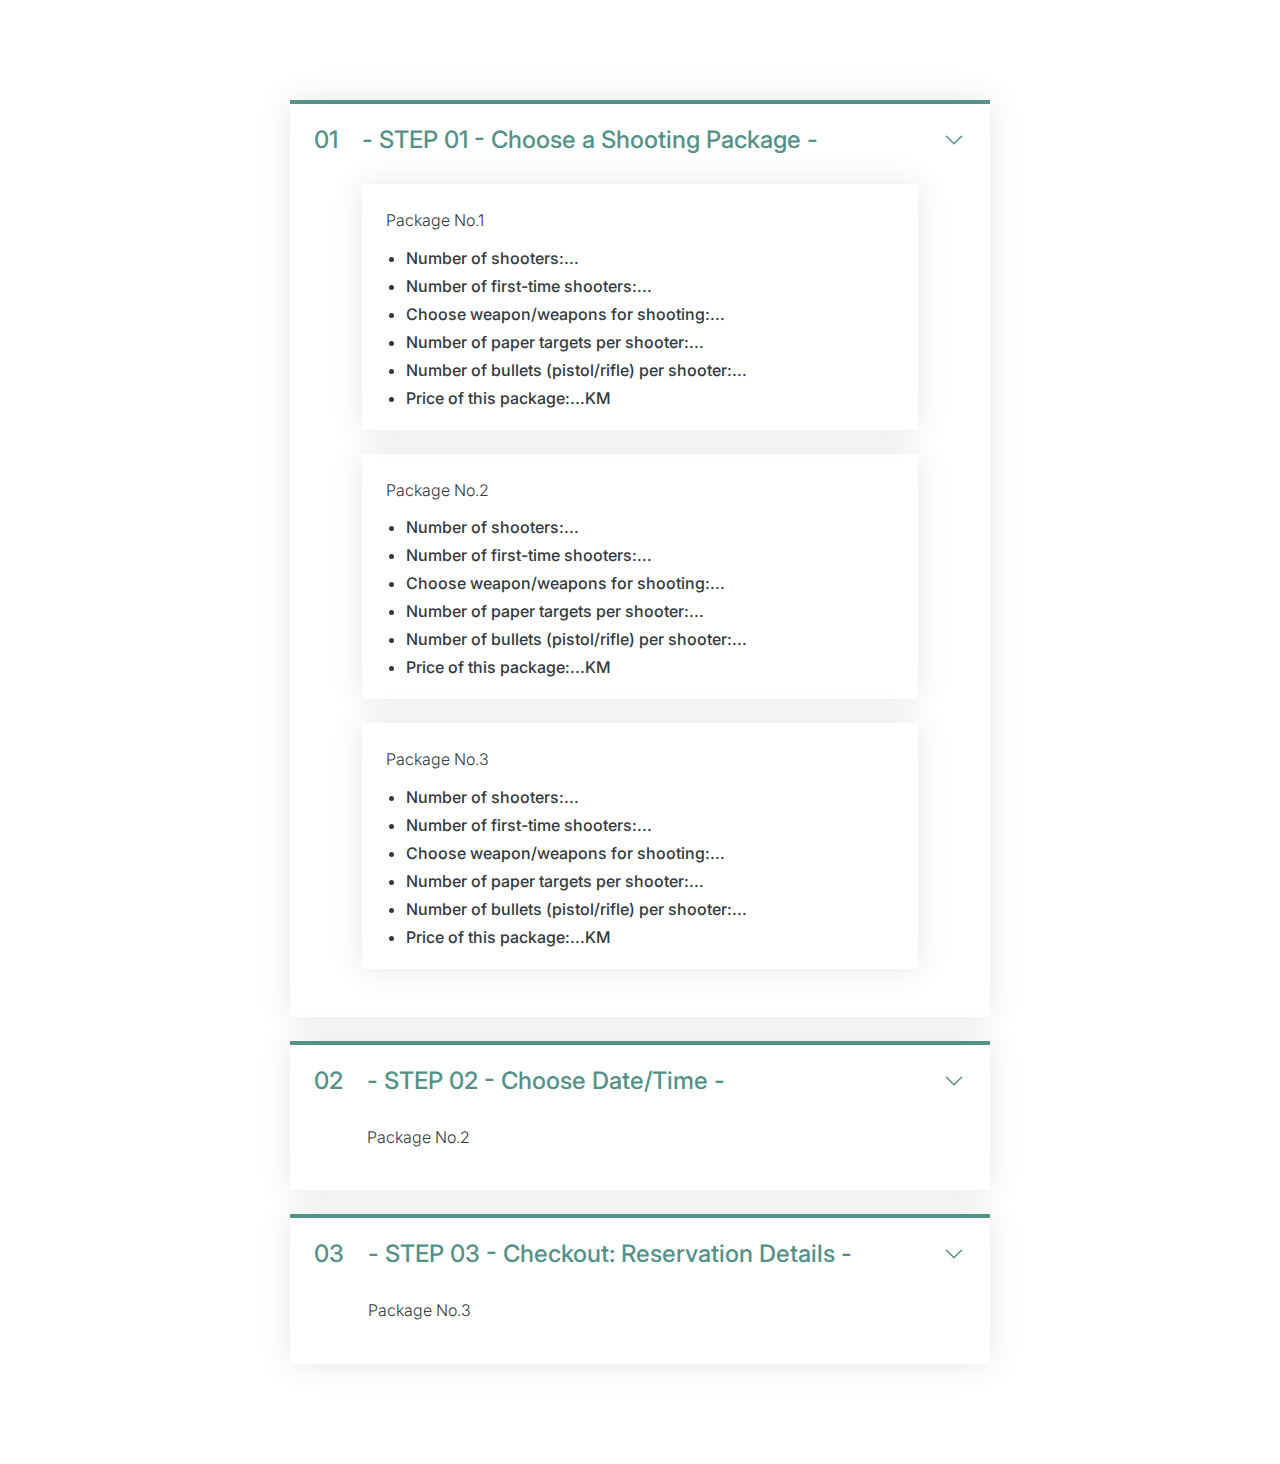
<file: Components/01-accordion.html>
<!DOCTYPE html>
<html lang="en">
  <head>
    <meta charset="UTF-8" />
    <meta http-equiv="X-UA-Compatible" content="IE=edge" />
    <meta name="viewport" content="width=device-width, initial-scale=1.0" />
    <title>Accordion Component</title>
    <link
      rel="stylesheet"
      href="https://fonts.googleapis.com/css2?family=Inter:wght@400;500;700&display=swap"
    />

    <style>
      /*
          SPACING SYSTEM (px)
          2 / 4 / 8 / 12 / 16 / 24 / 32 / 48 / 64 / 80 / 96 / 128
          FONT SIZE SYSTEM (px)
          10 / 12 / 14 / 16 / 18 / 20 / 24 / 30 / 36 / 44 / 52 / 62 / 74 / 86 / 98
          */
      /*
          MAIN COLOR: #087f5b;
          GREY COLOR: #343a40;
          */

      * {
        margin: 0;
        padding: 0;
        box-sizing: border-box;
      }

      body {
        font-family: "Inter", sans-serif;
        color: #343a40;
        line-height: 1;
      }

      .accordion {
        width: 700px;
        margin: 100px auto;

        display: flex;
        flex-direction: column;
        gap: 24px;
      }

      .item {
        box-shadow: 0 0 32px rgba(0, 0, 0, 0.1);
        padding: 24px;

        display: grid;
        grid-template-columns: auto 1fr auto;
        column-gap: 24px;
        row-gap: 32px;
        align-items: center;
      }

      .hidden-box {
        grid-column: 2;
        display: none;
      }

      .package-one,
      .package-two,
      .package-three {
        box-shadow: 0 0 32px rgba(0, 0, 0, 0.1);
        padding: 24px;
        margin-bottom: 24px;
        font-weight: 500;
      }
      .package-one,
      .package-two,
      .package-three:hover {
        cursor: pointer;
      }

      .number,
      .text {
        font-size: 24px;
        font-weight: 500;
        /* color: #549288; */
      }

      .number{
        color: #868e96;
      }

      .icon {
        width: 24px;
        height: 24px;
        stroke-width: 1.5;
        stroke: #549288;
      }

      .hidden-box p {
        font-weight: 300;
        line-height: 1.6;
        margin-bottom: 16px;
      }

      .hidden-box ul {
        margin-left: 20px;

        display: flex;
        flex-direction: column;
        gap: 12px;
        /* align-items: center; */
      }

      /* .hidden-box li {
        margin-bottom: 12px;
      } */

      .open{
        border-top: 4px solid #549288;
      }

      .open .hidden-box{
        display: block;
      }

      .open .number, .open .text{
        color: #549288;
      }

    </style>
  </head>
  <body>
    <div class="accordion">
      <div class="item open">
        <p class="number">01</p>
        <p class="text">- STEP 01 - Choose a Shooting Package -</p>
        <!-- Dropdown icon -->
        <svg
          xmlns="http://www.w3.org/2000/svg"
          fill="none"
          viewBox="0 0 24 24"
          stroke-width="1.5"
          stroke="currentColor"
          class="icon"
        >
          <path
            stroke-linecap="round"
            stroke-linejoin="round"
            d="M19.5 8.25l-7.5 7.5-7.5-7.5"
          />
        </svg>
        <div class="hidden-box">
          <div class="package-one">
            <p>Package No.1</p>
            <ul>
              <li>Number of shooters:...</li>
              <li>Number of first-time shooters:...</li>
              <li>Choose weapon/weapons for shooting:...</li>
              <li>Number of paper targets per shooter:...</li>
              <li>Number of bullets (pistol/rifle) per shooter:...</li>
              <li>Price of this package:...KM</li>
            </ul>
          </div>
          <div class="package-two">
            <p>Package No.2</p>
            <ul>
              <li>Number of shooters:...</li>
              <li>Number of first-time shooters:...</li>
              <li>Choose weapon/weapons for shooting:...</li>
              <li>Number of paper targets per shooter:...</li>
              <li>Number of bullets (pistol/rifle) per shooter:...</li>
              <li>Price of this package:...KM</li>
            </ul>
          </div>
          <div class="package-three">
            <p>Package No.3</p>
            <ul>
              <li>Number of shooters:...</li>
              <li>Number of first-time shooters:...</li>
              <li>Choose weapon/weapons for shooting:...</li>
              <li>Number of paper targets per shooter:...</li>
              <li>Number of bullets (pistol/rifle) per shooter:...</li>
              <li>Price of this package:...KM</li>
            </ul>
          </div>
        </div>
      </div>
    <div class="item open">
      <p class="number">02</p>
      <p class="text">- STEP 02 - Choose Date/Time -</p>
      <!-- Dropdown icon -->
      <svg
        xmlns="http://www.w3.org/2000/svg"
        fill="none"
        viewBox="0 0 24 24"
        stroke-width="1.5"
        stroke="currentColor"
        class="icon"
      >
        <path
          stroke-linecap="round"
          stroke-linejoin="round"
          d="M19.5 8.25l-7.5 7.5-7.5-7.5"
        />
      </svg>
      <div class="hidden-box">
        <p>Package No.2</p>
      </div>
    </div>
    <div class="item open">
      <p class="number">03</p>
      <p class="text">- STEP 03 - Checkout: Reservation Details -</p>
      <!-- Dropdown icon -->
      <svg
        xmlns="http://www.w3.org/2000/svg"
        fill="none"
        viewBox="0 0 24 24"
        stroke-width="1.5"
        stroke="currentColor"
        class="icon"
      >
        <path
          stroke-linecap="round"
          stroke-linejoin="round"
          d="M19.5 8.25l-7.5 7.5-7.5-7.5"
        />
      </svg>
      <div class="hidden-box">
        <p>Package No.3</p>
      </div>
    </div>
  </body>
</html>
</file>
